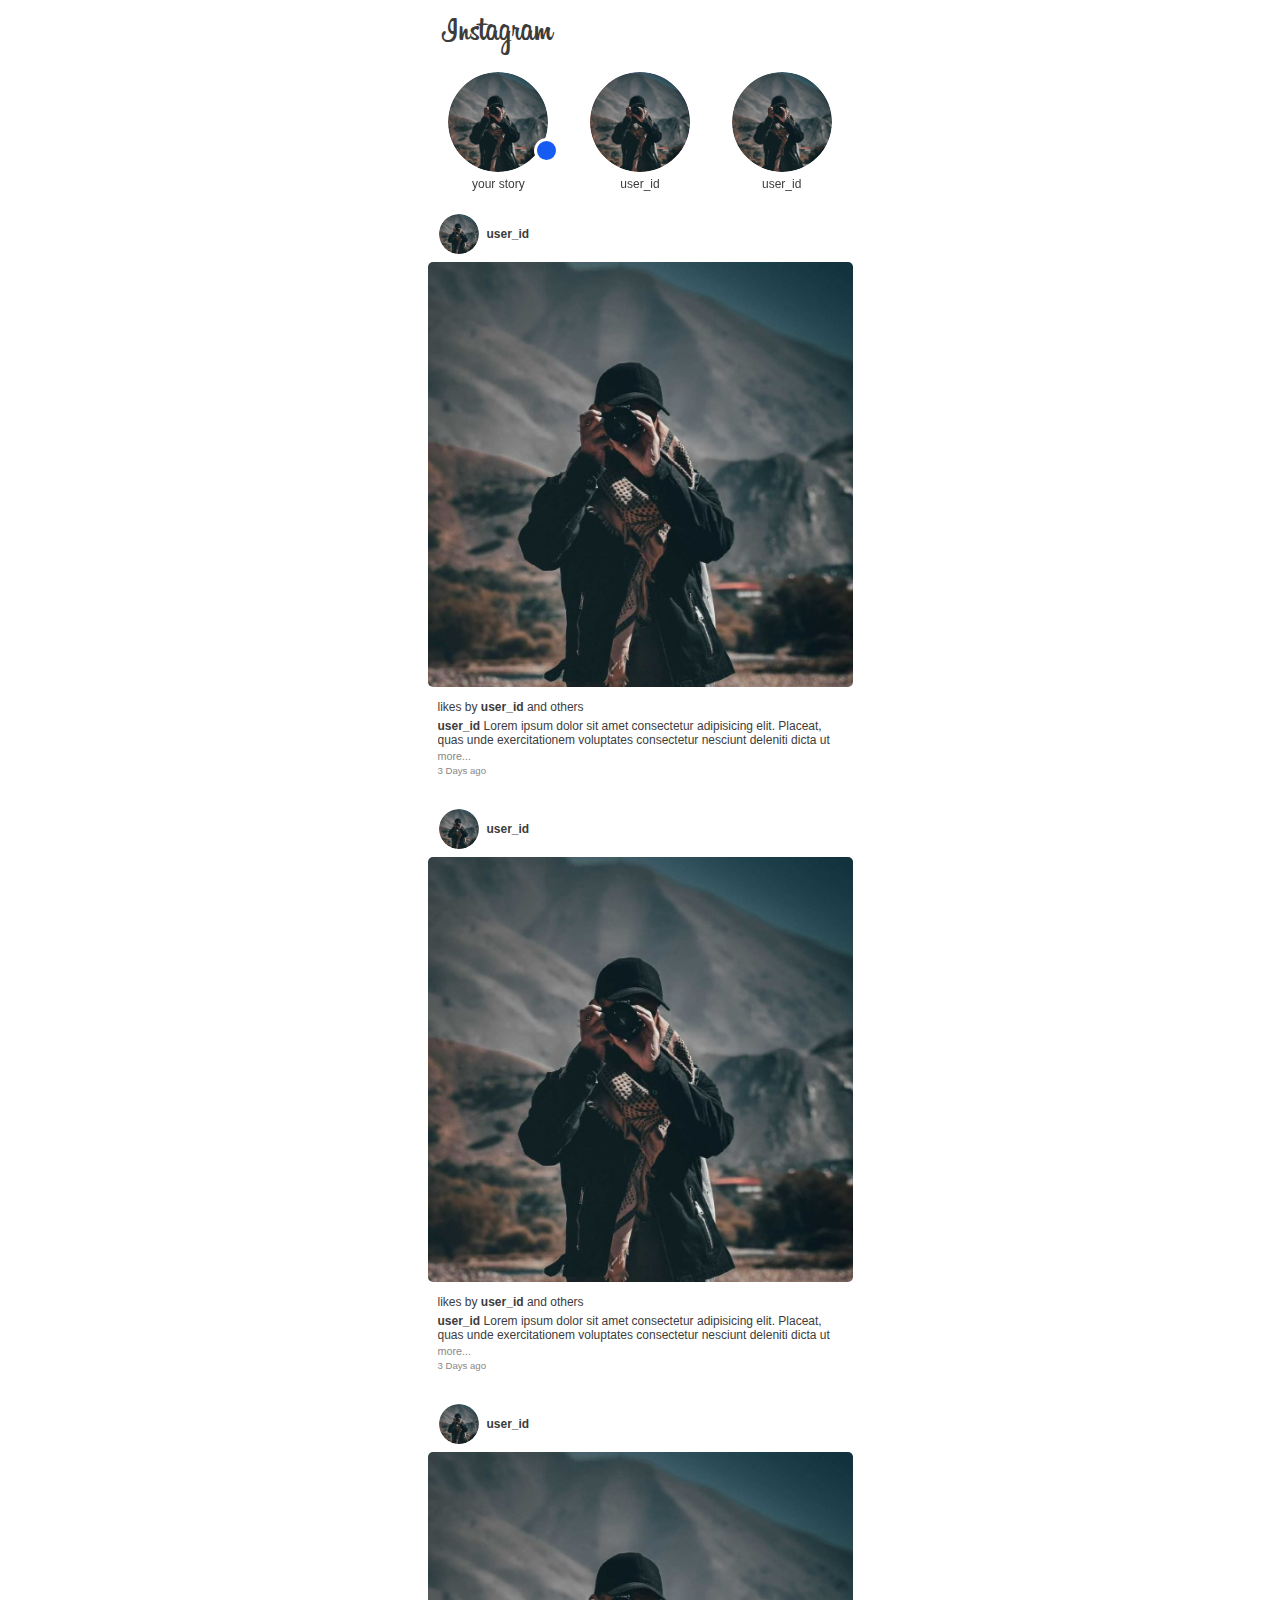
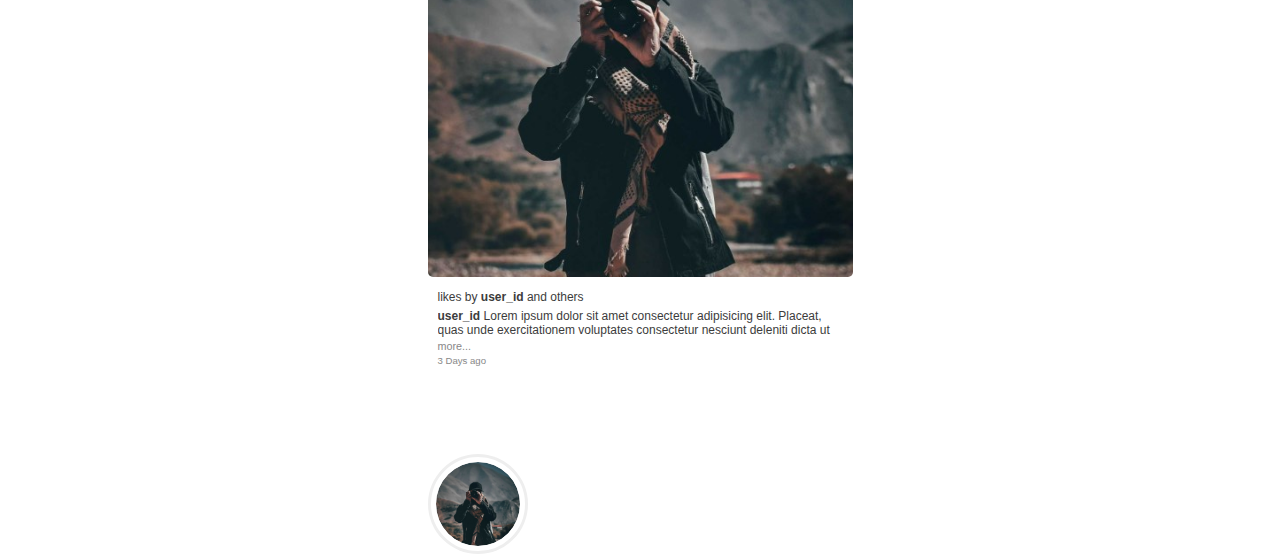
<file: index.html>
<!DOCTYPE html>
<html lang="en">

<head>
    <meta charset="UTF-8">
    <meta name="viewport" content="width=device-width, initial-scale=1.0">
    <title>Instagram</title>
    <!-- <link rel="stylesheet" href="./fontawesome-free-6.5.2-web/css/all.min.css"> -->
    <link rel="stylesheet" href="https://cdnjs.cloudflare.com/ajax/libs/font-awesome/6.5.2/css/all.min.css"
        integrity="sha512-SnH5WK+bZxgPHs44uWIX+LLJAJ9/2PkPKZ5QiAj6Ta86w+fsb2TkcmfRyVX3pBnMFcV7oQPJkl9QevSCWr3W6A=="
        crossorigin="anonymous" referrerpolicy="no-referrer" />
    <link rel="stylesheet" href="./css/owl.carousel.min.css">
    <link rel="stylesheet" href="./css/owl.theme.default.min.css">
    <link rel="stylesheet" href="./css/main.css">
    <link rel="stylesheet" href="./css/home.css">
</head>

<body>
    <header>
        <section class="head">
            <div class="logo">
                <span>Instagram</span>
            </div>
            <div class="like-direct">
                <i class="fa-regular fa-heart"></i>
                <i class="fa-brands fa-facebook-messenger"></i>
            </div>
        </section>
        <section class="stories">
            <div id="owl-product" class="owl-carousel owl-theme">
                <div class="story">
                    <div class="profile-container">
                        <img src="./images/profiles/profile1.jpeg" alt="profile">
                    </div>
                    <span>your story</span>
                    <i class="fa-regular fa-plus"></i>
                </div>
                <div class="story has">
                    <div class="profile-container">
                        <img src="./images/profiles/profile1.jpeg" alt="profile">
                    </div>
                    <span>user_id</span>
                </div>
                <div class="story">
                    <div class="profile-container">
                        <img src="./images/profiles/profile1.jpeg" alt="profile">
                    </div>
                    <span>user_id</span>
                </div>
                <div class="story">
                    <div class="profile-container">
                        <img src="./images/profiles/profile1.jpeg" alt="profile">
                    </div>
                    <span>user_id</span>
                </div>
                <div class="story">
                    <div class="profile-container">
                        <img src="./images/profiles/profile1.jpeg" alt="profile">
                    </div>
                    <span>user_id</span>
                </div>
            </div>
        </section>
    </header>
    <main>
        <section class="posts-container">
            <section class="post-item">
                <section class="post-header">
                    <div class="profile">
                        <div class="profile-container">
                            <img src="./images/profiles/profile1.jpeg" alt="profile">
                        </div>
                    </div>
                    <div class="id">
                        <span>user_id</span>
                    </div>
                    <div class="dotts">
                        <i class="fa-solid fa-ellipsis-vertical"></i>
                    </div>
                </section>
                <section class="post-content">
                    <img src="./images/profiles/profile1.jpeg" alt="">
                </section>
                <section class="post-footer">
                    <div class="like-comment-save">
                        <i class="fa-regular fa-heart"></i>
                        <i class="fa-regular fa-comment"></i>
                        <i class="fa-regular fa-paper-plane"></i>
                        <i class="fa-regular fa-bookmark"></i>
                    </div>
                    <div class="line-number">
                        <span>likes by <span style="font-weight: bold;">user_id</span> and others</span>
                    </div>
                    <div class="discription">

                        <p><span class="id-container">user_id </span>Lorem ipsum dolor sit amet consectetur adipisicing
                            elit. Placeat, quas unde exercitationem voluptates consectetur nesciunt deleniti dicta ut
                            officia facere libero numquam quaerat possimus perspiciatis ex quae! Rem harum ipsum aut
                            velit soluta eaque reiciendis</p>
                        <span class="read-more">more...</span>
                        <div class="date">
                            3 Days ago
                        </div>
                    </div>
                </section>
            </section>
            <section class="post-item">
                <section class="post-header">
                    <div class="profile">
                        <div class="profile-container">
                            <img src="./images/profiles/profile1.jpeg" alt="profile">
                        </div>
                    </div>
                    <div class="id">
                        <span>user_id</span>
                    </div>
                    <div class="dotts">
                        <i class="fa-solid fa-ellipsis-vertical"></i>
                    </div>
                </section>
                <section class="post-content">
                    <img src="./images/profiles/profile1.jpeg" alt="">
                </section>
                <section class="post-footer">
                    <div class="like-comment-save">
                        <i class="fa-regular fa-heart"></i>
                        <i class="fa-regular fa-comment"></i>
                        <i class="fa-regular fa-paper-plane"></i>
                        <i class="fa-regular fa-bookmark"></i>
                    </div>
                    <div class="line-number">
                        <span>likes by <span style="font-weight: bold;">user_id</span> and others</span>
                    </div>
                    <div class="discription">

                        <p><span class="id-container">user_id </span>Lorem ipsum dolor sit amet consectetur adipisicing
                            elit. Placeat, quas unde exercitationem voluptates consectetur nesciunt deleniti dicta ut
                            officia facere libero numquam quaerat possimus perspiciatis ex quae! Rem harum ipsum aut
                            velit soluta eaque reiciendis</p>
                        <span class="read-more">more...</span>
                        <div class="date">
                            3 Days ago
                        </div>
                    </div>
                </section>
            </section>
            <section class="post-item">
                <section class="post-header">
                    <div class="profile">
                        <div class="profile-container">
                            <img src="./images/profiles/profile1.jpeg" alt="profile">
                        </div>
                    </div>
                    <div class="id">
                        <span>user_id</span>
                    </div>
                    <div class="dotts">
                        <i class="fa-solid fa-ellipsis-vertical"></i>
                    </div>
                </section>
                <section class="post-content">
                    <img src="./images/profiles/profile1.jpeg" alt="">
                </section>
                <section class="post-footer">
                    <div class="like-comment-save">
                        <i class="fa-regular fa-heart"></i>
                        <i class="fa-regular fa-comment"></i>
                        <i class="fa-regular fa-paper-plane"></i>
                        <i class="fa-regular fa-bookmark"></i>
                    </div>
                    <div class="line-number">
                        <span>likes by <span style="font-weight: bold;">user_id</span> and others</span>
                    </div>
                    <div class="discription">

                        <p><span class="id-container">user_id </span>Lorem ipsum dolor sit amet consectetur adipisicing
                            elit. Placeat, quas unde exercitationem voluptates consectetur nesciunt deleniti dicta ut
                            officia facere libero numquam quaerat possimus perspiciatis ex quae! Rem harum ipsum aut
                            velit soluta eaque reiciendis</p>
                        <span class="read-more">more...</span>
                        <div class="date">
                            3 Days ago
                        </div>
                    </div>
                </section>
            </section>
        </section>
    </main>
    <footer>
        <i class="fa-solid fa-house"></i>
        <i class="fa-solid fa-magnifying-glass"></i>
        <i class="fa-regular fa-square-plus"></i>
        <i class="fa-solid fa-clapperboard"></i>
        <div class="profile-container">
            <img src="./images/profiles/profile1.jpeg" alt="profile">
        </div>
    </footer>
    <script src="./js/jquery-3.7.1.min.js"></script>
    <script src="./js/owl.carousel.min.js"></script>
    <script src="./js/home.js"></script>
</body>

</html>
</file>
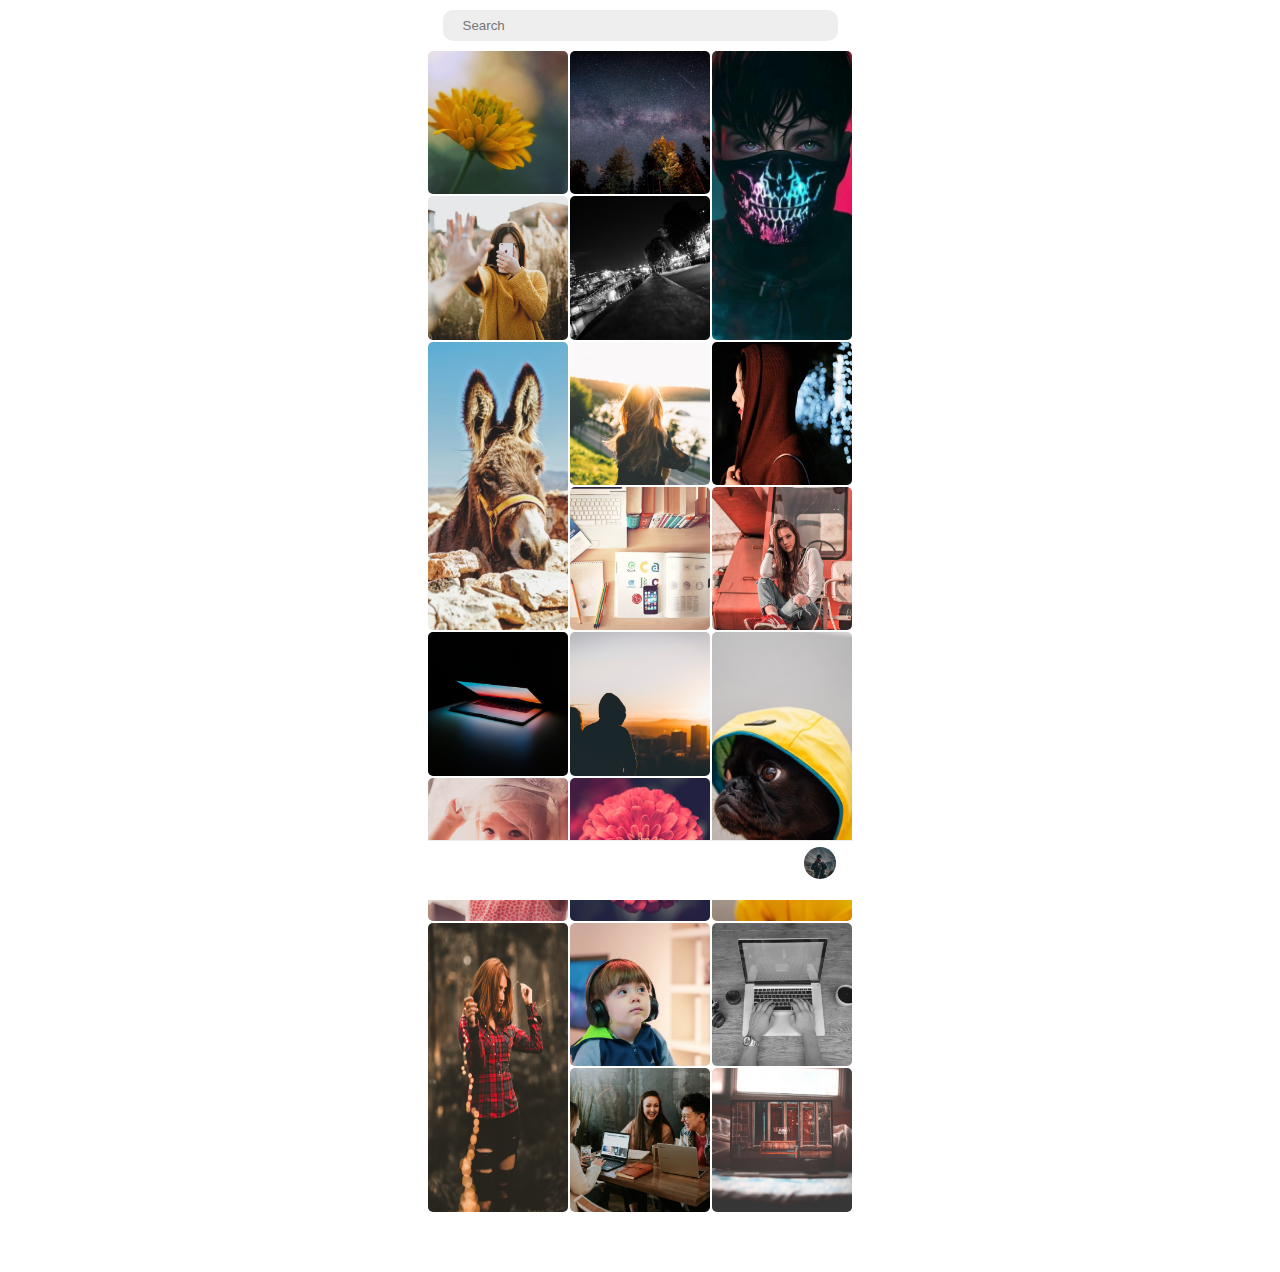
<file: explorer.html>
<!DOCTYPE html>
<html lang="en">

<head>
    <meta charset="UTF-8">
    <meta name="viewport" content="width=device-width, initial-scale=1.0">
    <title>Explorer</title>
    <link rel="stylesheet" href="https://cdnjs.cloudflare.com/ajax/libs/font-awesome/6.5.2/css/all.min.css"
        integrity="sha512-SnH5WK+bZxgPHs44uWIX+LLJAJ9/2PkPKZ5QiAj6Ta86w+fsb2TkcmfRyVX3pBnMFcV7oQPJkl9QevSCWr3W6A=="
        crossorigin="anonymous" referrerpolicy="no-referrer" />
    <link rel="stylesheet" href="./css/owl.carousel.min.css">
    <link rel="stylesheet" href="./css/owl.theme.default.min.css">
    <link rel="stylesheet" href="./css/main.css">
    <link rel="stylesheet" href="./css/explorer.css">
</head>

<body>
    <header>
        <div class="search-container">
            <i class="fa-solid fa-magnifying-glass"></i>
            <input type="text" placeholder="Search">
        </div>
    </header>
    <main>
        <section class="posts-container">
            <div class="item">
                <img src="./images/posts/1.jpg" alt="">
            </div>
            <div class="item">
                <img src="./images/posts/2.jpg" alt="">
            </div>
            <div class="item big">
                <img src="./images/posts/big1.jpg" alt="">
            </div>
            <div class="item">
                <img src="./images/posts/3.jpg" alt="">
            </div>
            <div class="item">
                <img src="./images/posts/4.jpg" alt="">
            </div>
            <div class="item big">
                <img src="./images/posts/big2.jpg" alt="">
            </div>
            <div class="item">
                <img src="./images/posts/5.jpg" alt="">
            </div>
            <div class="item">
                <img src="./images/posts/6.jpg" alt="">
            </div>
            <div class="item">
                <img src="./images/posts/7.jpg" alt="">
            </div>
            <div class="item">
                <img src="./images/posts/8.jpg" alt="">
            </div>
            <div class="item">
                <img src="./images/posts/9.jpg" alt="">
            </div>
            <div class="item">
                <img src="./images/posts/10.jpg" alt="">
            </div>
            <div class="item big">
                <img src="./images/posts/big3.jpg" alt="">
            </div>
            <div class="item">
                <img src="./images/posts/11.jpg" alt="">
            </div>
            <div class="item">
                <img src="./images/posts/12.jpg" alt="">
            </div>
            <div class="item big">
                <img src="./images/posts/big4.jpg" alt="">
            </div>
            <div class="item">
                <img src="./images/posts/13.jpg" alt="">
            </div>
            <div class="item">
                <img src="./images/posts/15.jpg" alt="">
            </div>
            <div class="item">
                <img src="./images/posts/16.jpg" alt="">
            </div>
            <div class="item">
                <img src="./images/posts/14.jpg" alt="">
            </div>
        </section>
    </main>
    <footer>
        <a href="index.html"> <i class="fa-solid fa-house"></i></a>
        <a href="explorer.html"><i class="fa-solid fa-magnifying-glass"></i></a>
        <a href="#"><i class="fa-regular fa-square-plus"></i></a>
        <a href="#"><i class="fa-solid fa-clapperboard"></i></a>
        <a href="profile-page"><div class="profile-container">
            <img src="./images/profiles/profile1.jpeg" alt="profile">
        </div></a>
    </footer>
    <script src="./js/jquery-3.7.1.min.js"></script>
    <script src="./js/owl.carousel.min.js"></script>
</body>

</html>
</file>
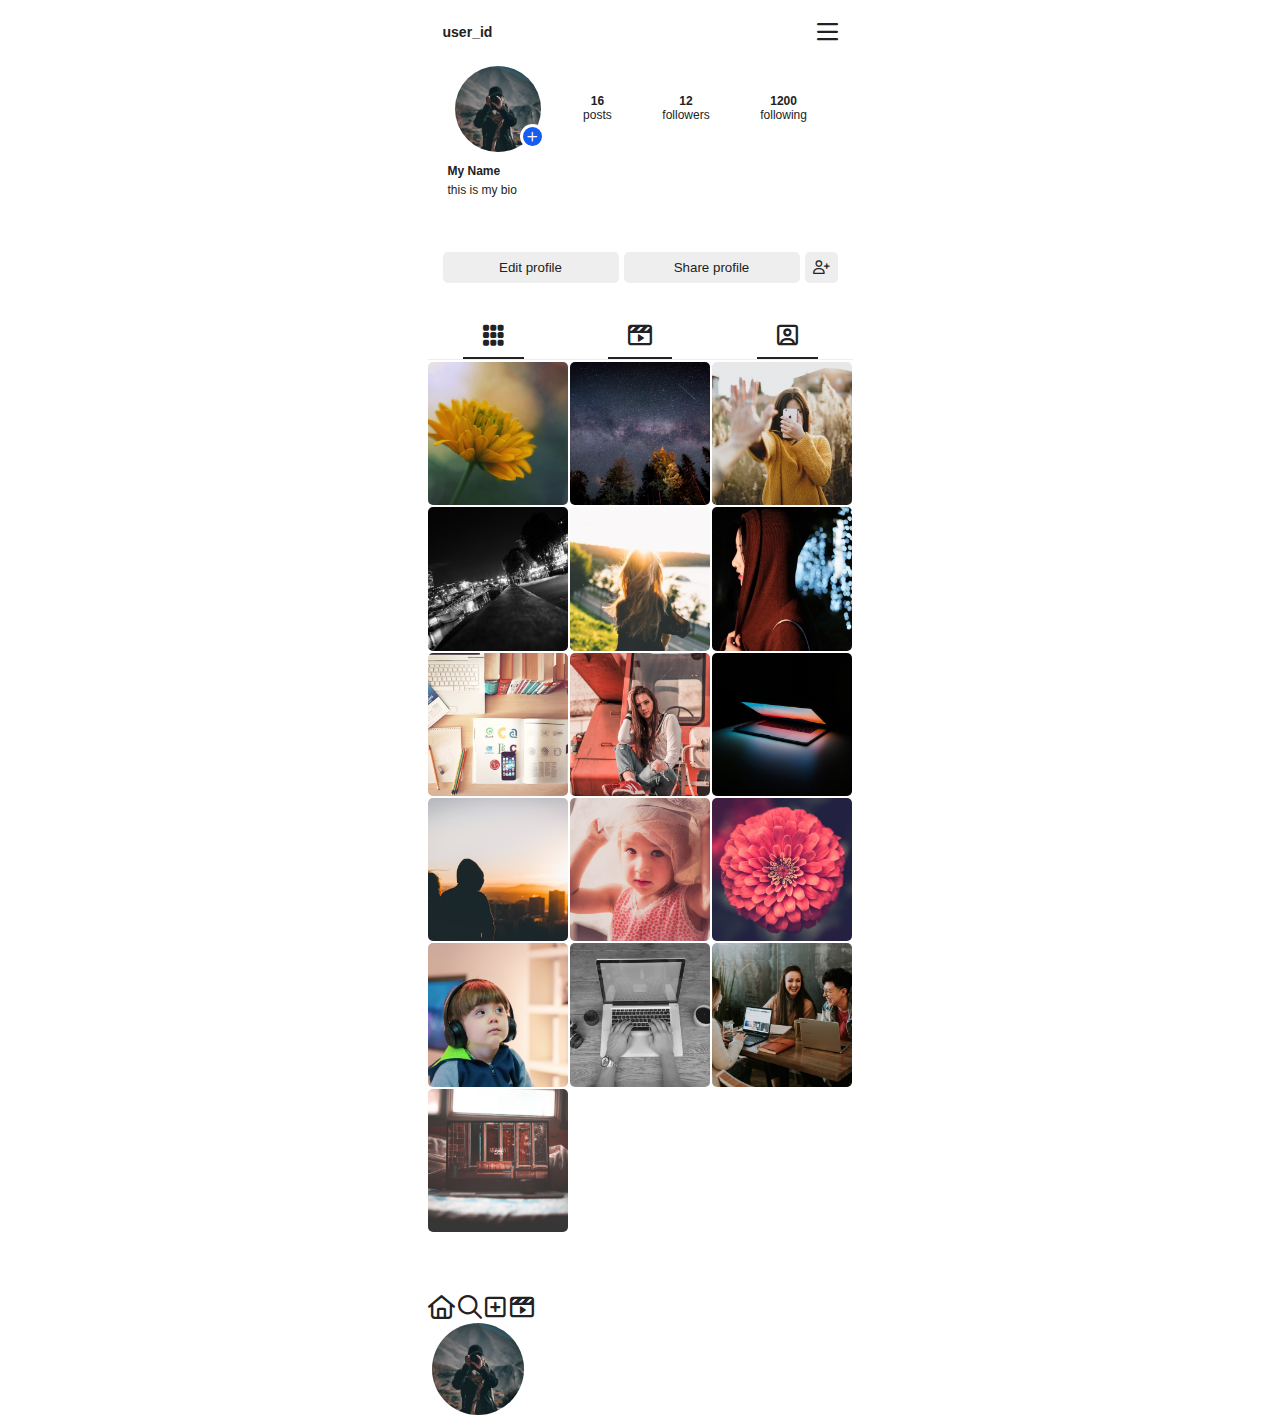
<file: profile.html>
<!DOCTYPE html>
<html lang="en">

<head>
    <meta charset="UTF-8">
    <meta name="viewport" content="width=device-width, initial-scale=1.0">
    <title>Profile</title>
    <link rel="icon" type="image/png" href="/images/icon/instagram (1).png">
    <link rel="stylesheet" href="./FontAwesome.Pro.6.5.2/css/all.css">
    <link rel="stylesheet" href="./css/owl.carousel.min.css">
    <link rel="stylesheet" href="./css/owl.theme.default.min.css">
    <link rel="stylesheet" href="./css/main.css">
    <link rel="stylesheet" href="./css/profile.css">
    <script src="./js/jquery-3.7.1.min.js"></script>
    <script src="./js/main.js"></script>
</head>

<body>
    <header>
        <section class="settings">
            <h3>user_id</h3>
            <i class="fa-regular fa-bars"></i>
        </section>
    </header>
    <main>
        <section class="profile-discription">
            <div class="profile-follow">
                <div class="profile">
                    <div class="profile-container">
                        <img src="./images/profiles/profile1.jpeg" alt="profile">
                    </div>
                    <span>My Name</span>
                    <p class="bio">this is my bio</p>
                    <i class="fa-regular fa-plus"></i>
                </div>
                <div class="follow">
                    <div class="item">
                        <span>16</span>
                        <span>posts</span>
                    </div>
                    <div class="item">
                        <span>12</span>
                        <span>followers</span>
                    </div>
                    <div class="item">
                        <span>1200</span>
                        <span>following</span>
                    </div>
                </div>
            </div>
            <div class="buttons">
                <button>Edit profile</button>
                <button>Share profile</button>
                <button><i class="fa-regular fa-user-plus"></i></button>
            </div>
        </section>
        <section class="post-menu">
            <i class="fa-solid fa-grid"></i>
            <i class="fa-regular fa-clapperboard-play"></i>
            <i class="fa-regular fa-square-user"></i>
        </section>
        <section class="posts-container">
            <div class="item">
                <img src="./images/posts/1.jpg" alt="">
            </div>
            <div class="item">
                <img src="./images/posts/2.jpg" alt="">
            </div>
            <div class="item">
                <img src="./images/posts/3.jpg" alt="">
            </div>
            <div class="item">
                <img src="./images/posts/4.jpg" alt="">
            </div>
            <div class="item">
                <img src="./images/posts/5.jpg" alt="">
            </div>
            <div class="item">
                <img src="./images/posts/6.jpg" alt="">
            </div>
            <div class="item">
                <img src="./images/posts/7.jpg" alt="">
            </div>
            <div class="item">
                <img src="./images/posts/8.jpg" alt="">
            </div>
            <div class="item">
                <img src="./images/posts/9.jpg" alt="">
            </div>
            <div class="item">
                <img src="./images/posts/10.jpg" alt="">
            </div>
            <div class="item">
                <img src="./images/posts/11.jpg" alt="">
            </div>
            <div class="item">
                <img src="./images/posts/12.jpg" alt="">
            </div>
            <div class="item">
                <img src="./images/posts/13.jpg" alt="">
            </div>
            <div class="item">
                <img src="./images/posts/15.jpg" alt="">
            </div>
            <div class="item">
                <img src="./images/posts/16.jpg" alt="">
            </div>
            <div class="item">
                <img src="./images/posts/14.jpg" alt="">
            </div>
        </section>
    </main>
    <aside>
        <section class="head">
            <i class="fa-regular fa-arrow-left-long"></i>
            <span> Settings and activity</span>
            <div class="dark-light">
                <i style="display: none;" class="fa-light fa-sun-bright"></i>
                <i class="fa-light fa-moon"></i>
            </div>
        </section>
        <div class="search-container">
            <i class="fa-solid fa-magnifying-glass"></i>
            <input type="text" placeholder="Search">
        </div>
        <section class="sec account">
            <span>Your account</span>
            <div class="item">
                <i class="fa-regular fa-circle-user"></i>
                <div>
                    <span>Account Center</span>
                    <span>Password, security,personal details, ad preferences</span>
                </div>
                <i class="fa-regular fa-chevron-right"></i>
            </div>
        </section>
        <section class="sec">
            <span>How you use Instagram</span>
            <div class="item">
                <i class="fa-light fa-bookmark"></i>
                <span>Saved</span>
                <i class="fa-regular fa-chevron-right"></i>
            </div>
            <div class="item">
                <i class="fa-light fa-bell"></i>
                <span>Notifications</span>
                <i class="fa-regular fa-chevron-right"></i>
            </div>
            <div class="item">
                <i class="fa-light fa-clock"></i>
                <span>Time spent</span>
                <i class="fa-regular fa-chevron-right"></i>
            </div>
        </section>
        <section class="sec">
            <span>Who can see your content</span>
            <div class="item">
                <i class="fa-regular fa-lock"></i>
                <span>Account privacy</span>
                <i class="fa-regular fa-chevron-right"></i>
            </div>
            <div class="item">
                <i class="fa-regular fa-circle-star"></i>
                <span>Close Friends</span>
                <i class="fa-regular fa-chevron-right"></i>

            </div>
            <div class="item">
                <i class="fa-regular fa-ban"></i>
                <span>Blocked</span>
                <i class="fa-regular fa-chevron-right"></i>

            </div>
        </section>
        <section class="sec">
            <span>What you see</span>
            <div class="item">
                <i class="fa-regular fa-star"></i>
                <span>Favorites</span>
                <i class="fa-regular fa-chevron-right"></i>
            </div>
            <div class="item">
                <i class="fa-regular fa-bell-slash"></i>
                <span>Muted account</span>
                <i class="fa-regular fa-chevron-right"></i>
            </div>
            <div class="item">
                <i class="fa-regular fa-photo-film"></i>
                <span>Suggested content</span>
                <i class="fa-regular fa-chevron-right"></i>
            </div>
        </section>
        <section class="sec">
            <span>Login</span>
            <span>Add account</span>
            <span>Log out</span>
        </section>

    </aside>
    <footer>
        <a href="index.html"> <i class="fa-regular fa-house"></i></a>
        <a href="explorer.html"><i class="fa-regular fa-magnifying-glass"></i></a>
        <a href="#"><i class="fa-regular fa-square-plus"></i></a>
        <a href="#"><i class="fa-regular fa-clapperboard-play"></i></a>
        <a href="profile.html">
            <div class="profile-container">
                <img src="./images/profiles/profile1.jpeg" alt="profile">
            </div>
        </a>
    </footer>
    <script src="./js/profile.js"></script>
</body>

</html>
</file>
<file: css/main.css>
:root {
  --bg-color: white;
  --font-color: rgb(60, 60, 60);
  --input-color: #eee;
  user-select: none;
}

html,
body {
  width: 100%;
  height: 100%;
}
body {
  background-color: var(--bg-color);
  font-size: 12px;
  font-family: sans-serif;
  max-width: 425px;
  margin: 0 auto;
}
* {
  color: var(--font-color);
  box-sizing: border-box;
  margin: 0;
  padding: 0;
}

img {
  width: 100%;
}
a {
  text-decoration: none;
}

@font-face {
  font-family: Billabong;
  src: url(../fonts/Billabong.ttf);
}

i {
  font-size: 2em;
  cursor: pointer;
}
</file>
<file: css/home.css>
header {
  width: inherit;
}

header .head {
  display: flex;
  align-items: center;
  justify-content: space-between;
  padding: 10px 15px;
}

header .head .logo {
  font-family: Billabong;
  font-size: 3em;
}
header .head .like-direct > i {
  margin-left: 20px;
}

.stories {
  display: flex;
  align-items: center;
  justify-content: space-evenly;
  margin-bottom: 10px;
  overflow: auto;
}
.story {
  text-align: center;
  position: relative;
  display: flex;
  flex-direction: column;
  align-items: center;
  justify-content: center;
  padding: 5px;
  gap: 5px;
}

.profile-container {
  border-radius: 50%;
  width: 100px;
  height: 100px;
  display: flex;
  align-items: center;
  justify-content: center;
  background-color: var(--input-color);
}
.profile-container > img {
  border-radius: 50%;
  text-align: center;
  width: 84%;
  outline: 5px solid var(--bg-color);
}

.your-profile .profile-container {
  background-color: transparent;
}
.your-profile .profile-container > img {
  border: 1px solid white;
  outline: 4px solid var(--bg-color);
}
.story > span {
  text-align: center;
  display: block;
  font-size: 1em;
}
.story > i {
  text-align: center;
  position: absolute !important;
  color: white;
  width: 25px;
  height: 25px;
  line-height: 20px;
  border: 3px solid var(--bg-color);
  background-color: rgb(22, 92, 243);
  border-radius: 50%;
  right: 10px;
  bottom: 33px;
  font-size: 1em;
}
.has > .profile-container {
  background: linear-gradient(
    35deg,
    #feda75,
    #fa7e1e,
    #d62976,
    #962fbf,
    #4f5bd5
  );
}
main {
  position: relative;
}

main .posts-container .post-item {
  margin-bottom: 20px;
}
main .posts-container {
  padding-bottom: 63px;
}

main .posts-container .post-item .post-header {
  display: flex;
  align-items: center;
  justify-content: space-between;
  padding: 0 15px 0 3px;
}

main .posts-container .post-item .post-header .profile > .profile-container {
  width: 40px;
  height: auto;
  margin: 8px;
}
main
  .posts-container
  .post-item
  .post-header
  .profile
  > .profile-container
  img {
  width: 100%;
}
main .posts-container .post-item .post-header .id {
  margin-right: auto;
}
main .posts-container .post-item .post-header .id span {
  font-weight: bold;
}
main .posts-container .post-item .post-header i {
  font-size: 1.5em;
}
main .posts-container .post-item .post-footer {
  padding: 5px 10px;
}
main .posts-container .post-item .post-footer .like-comment-save {
  margin-bottom: 5px;
  display: flex;
  align-items: center;
  gap: 20px;
  padding: 0 5px;
  position: relative;
}
main
  .posts-container
  .post-item
  .post-footer
  .like-comment-save
  > i:last-child {
  margin-left: auto;
}
main
  .posts-container
  .post-item
  .post-footer
  .like-comment-save
  > i:nth-of-type(3) {
  transform: rotate(-35deg);
  position: absolute;
  left: 90px;
  top: -2px;
}
main .posts-container .post-item .post-footer .line-number {
  margin-bottom: 5px;
}

main .posts-container .post-item .post-footer .discription > p {
  height: 30px;
  margin: 0;
  overflow: hidden;
}
main .posts-container .post-item .post-footer .discription > span {
  font-size: 0.9em;
  color: #888;
}
main .posts-container .post-item .post-footer .discription > .date {
  margin-top: 2px;
  font-size: 0.8em;
  color: #888;
}
main .posts-container .post-item .post-content img {
  border-radius: 5px;
}

main .posts-container .post-item .post-footer .discription > p > span {
  font-weight: bold;
}
</file>
<file: css/explorer.css>
.profile-container {
  border-radius: 50%;
  width: 100px;
  height: 100px;
  display: flex;
  align-items: center;
  justify-content: center;
}
.profile-container > img {
  border-radius: 50%;
  text-align: center;
  width: 96%;
  border: 5px solid var(--bg-color);
}

.search-container {
  margin: 10px 15px;
  padding: 8px 20px;
  background-color: var(--input-color);
  border-radius: 10px;
}
.search-container input {
  border: none;
  outline: none;
  background-color: transparent;
}
.search-container i {
  color: #555;
  font-size: 1em;
}

.posts-container {
  display: grid;
  grid-template-columns: repeat(3, 1fr);
  gap: 2px;
}

.item img {
  height: 100%;
  border-radius: 5px;
}

.big {
  grid-column: auto/span 1;
  grid-row: auto/span 2;
}

footer {
  bottom: 0;
  width: 100%;
  height: 60px;
  position: sticky;
  display: flex;
  bottom: 0;
  left: 0;
  align-items: center;
  justify-content: space-between;
  padding: 0 15px;
  padding-bottom: 15px;
  border-top: 1px solid #eee;
  background-color: var(--bg-color);
}
footer .profile-container {
  width: 35px;
  height: 35px;
}
footer .profile-container img{
  border: 0.1rem solid white;
}
</file>
<file: css/profile.css>
.profile-container {
  border-radius: 50%;
  width: 100px;
  height: 100px;
  display: flex;
  align-items: center;
  justify-content: center;
}
.profile-container > img {
  border-radius: 50%;
  text-align: center;
  width: 96%;
  border: 5px solid var(--bg-color);
}

.posts-container {
  display: grid;
  grid-template-columns: repeat(3, 1fr);
  gap: 2px;
  padding-bottom: 63px;
  padding-top: 2px;
}

.item img {
  height: 100%;
  border-radius: 5px;
}

header .settings {
  display: flex;
  align-items: center;
  justify-content: space-between;
  padding: 10px 15px;
  margin-top: 10px;
}
header .settings i {
  cursor: pointer;
}
.profile-follow {
  display: flex;
  align-items: flex-start;
  padding: 0 15px;
  margin-bottom: 50px;
  /* gap: 15%; */
}

.profile {
  position: relative;
  display: flex;
  flex-direction: column;
  align-items: flex-start;
  justify-content: center;
  padding: 5px;
  gap: 5px;
}
.profile > span {
  text-align: center;
  display: block;
  font-size: 1em;
  font-weight: bold;
}
.profile > i {
  text-align: center;
  position: absolute !important;
  color: white;
  width: 25px;
  height: 25px;
  line-height: 20px;
  border: 3px solid var(--bg-color);
  background-color: rgb(22, 92, 243);
  border-radius: 50%;
  right: 8px;
  bottom: 53px;
  font-size: 1em;
}

.follow {
  width: 100%;
  display: flex;
  align-items: center;
  justify-content: space-evenly;
  margin-top: 40px;
  gap: 20px;
}
.follow .item {
  display: flex;
  flex-direction: column;
  align-items: center;
  justify-content: center;
}
.follow .item span:first-child {
  font-weight: bolder;
}

.buttons {
  display: flex;
  gap: 5px;
  padding: 0 15px;
  margin-bottom: 30px;
}
.buttons button {
  background-color: var(--input-color);
  border: none;
  outline: none;
  border-radius: 5px;
  padding: 8px 0;
  cursor: pointer;
}
.buttons button:nth-of-type(1) {
  flex: 3;
}
.buttons button:nth-of-type(2) {
  flex: 3;
}
.buttons button:nth-of-type(3) {
  padding: 8px;
}
.buttons button:nth-of-type(3) i {
  font-size: 1em;
}

.post-menu {
  display: flex;
  justify-content: space-between;
  padding: 0 35px;
  border-bottom: 1px solid var(--input-color);
}
.post-menu i {
  border-bottom: 2px solid var(--font-color);
  padding: 10px 20px;
}

aside {
  position: fixed;
  top: 0;
  bottom: 0;
  right: -120%;
  width: 100%;
  height: 100%;
  background-color: var(--bg-color);
  z-index: 2;
  transition: right 0.5s;
  overflow: auto;
}
aside .head {
  padding: 10px 20px;
  display: flex;
  align-items: center;
  justify-content: space-between;
  gap: 30px;
  position: fixed;
  background-color: var(--bg-color);
  top: 0;
  right: -120%;
  width: 100%;
  transition: right 0.5s;
}

aside .head > span {
  margin-right: auto;
  font-size: 1.3em;
}
aside .head .dark-light {
  position: relative;
}
aside .head .dark-light > i {
  position: absolute;
  top: -12px;
  right: 0;
}

aside .search-container {
  margin: 10px 15px;
  margin-top: 50px;
  padding: 10px 20px;
  background-color: var(--input-color);
  border-radius: 10px;
}
aside .search-container input {
  border: none;
  outline: none;
  background-color: transparent;
}
aside .search-container i {
  color: #555;
  font-size: 1em;
}

aside .sec {
  border-top: 7px solid var(--input-color);
}
aside .sec > span {
  display: block;
  margin: 10px 15px;
}

aside .sec .item {
  width: 100%;
  display: flex;
  align-items: center;
  justify-content: flex-start;
  padding: 10px 15px;
  gap: 10px;
}
aside .sec .item i {
  text-align: center;
  font-size: 1.8em;
  width: 30px;
}

aside .sec .item div > span {
  display: block;
}
aside .sec .item div > span:last-child {
  font-size: 0.9em;
  color: #888;
  margin-bottom: 10px;
}
aside .sec .item > span {
  text-align: left;
}

aside .sec .item i:last-child {
  font-size: 1.2em;
  text-align: right;
  margin-left: auto;
}

aside > .sec:last-child > span:not(:first-child) {
  color: #e74c3c;
}

footer .profile-container img {
  border: 2px solid white;
}
</file>
